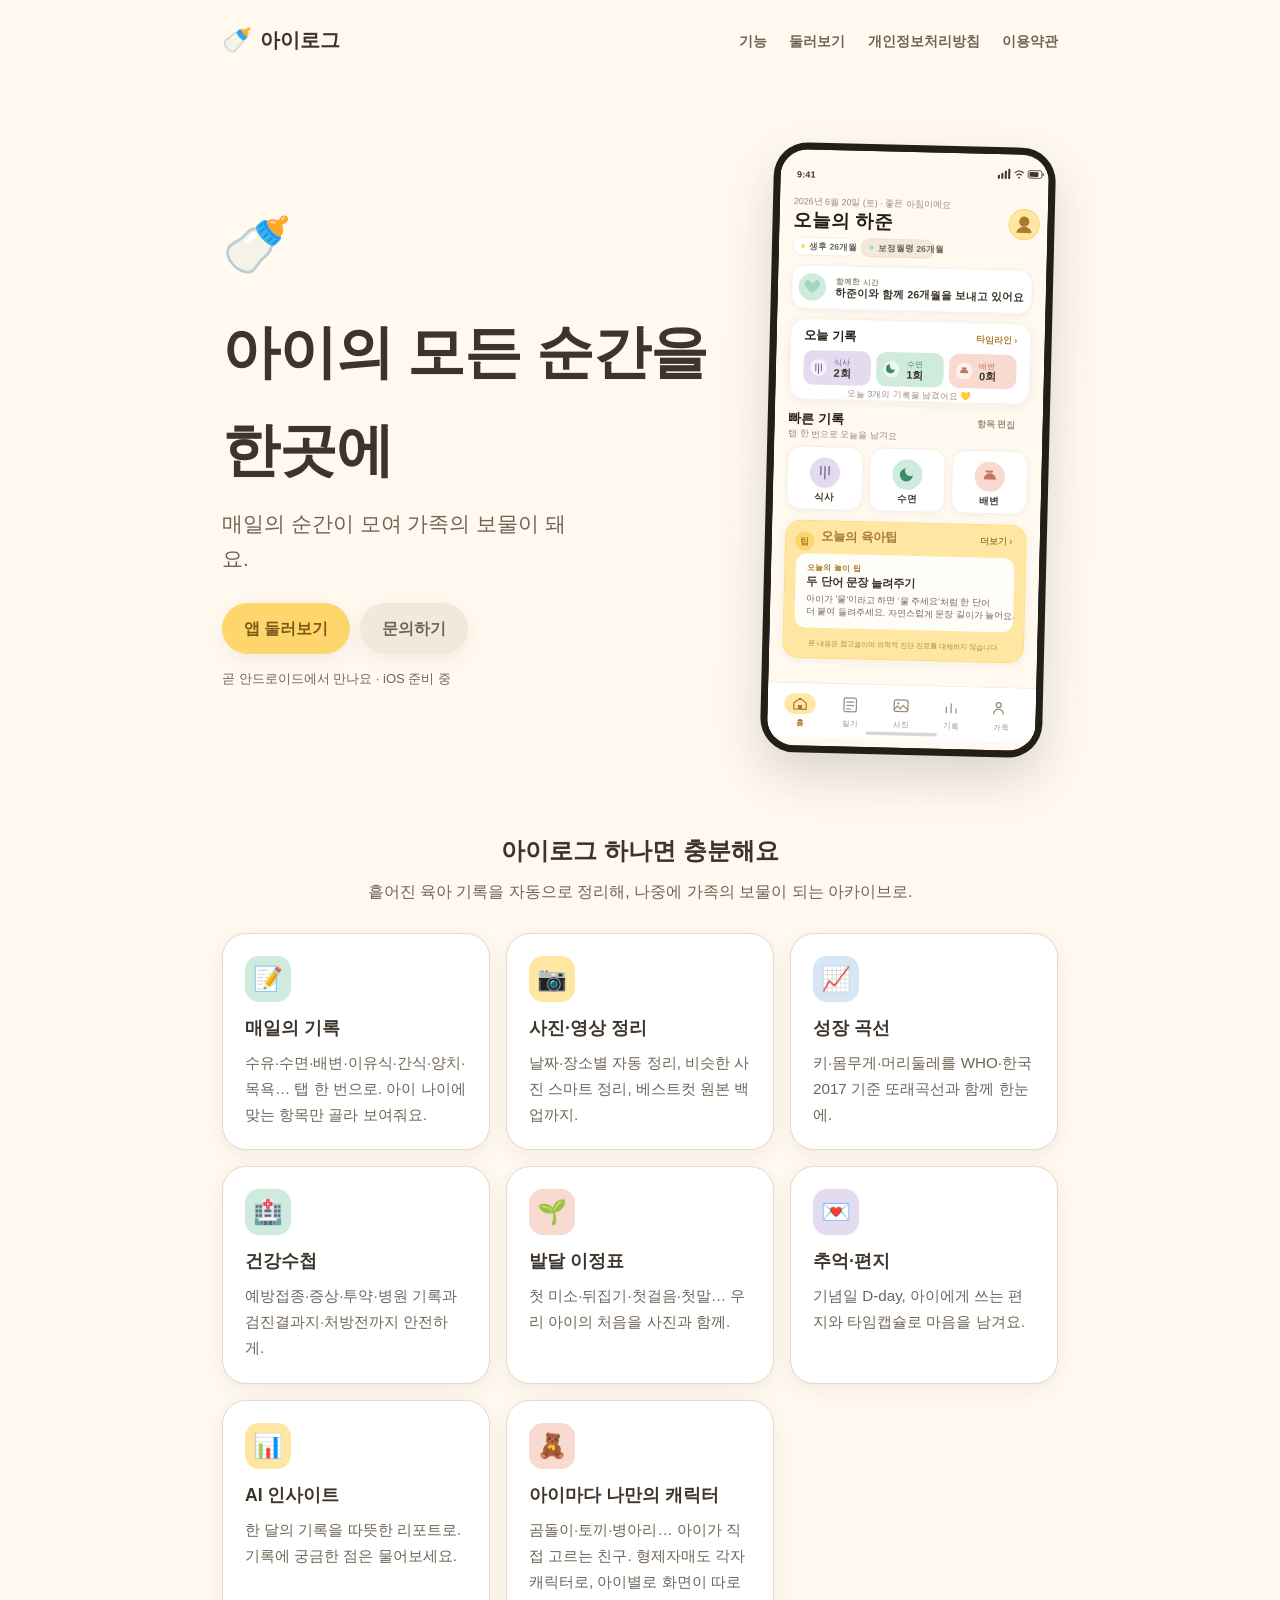
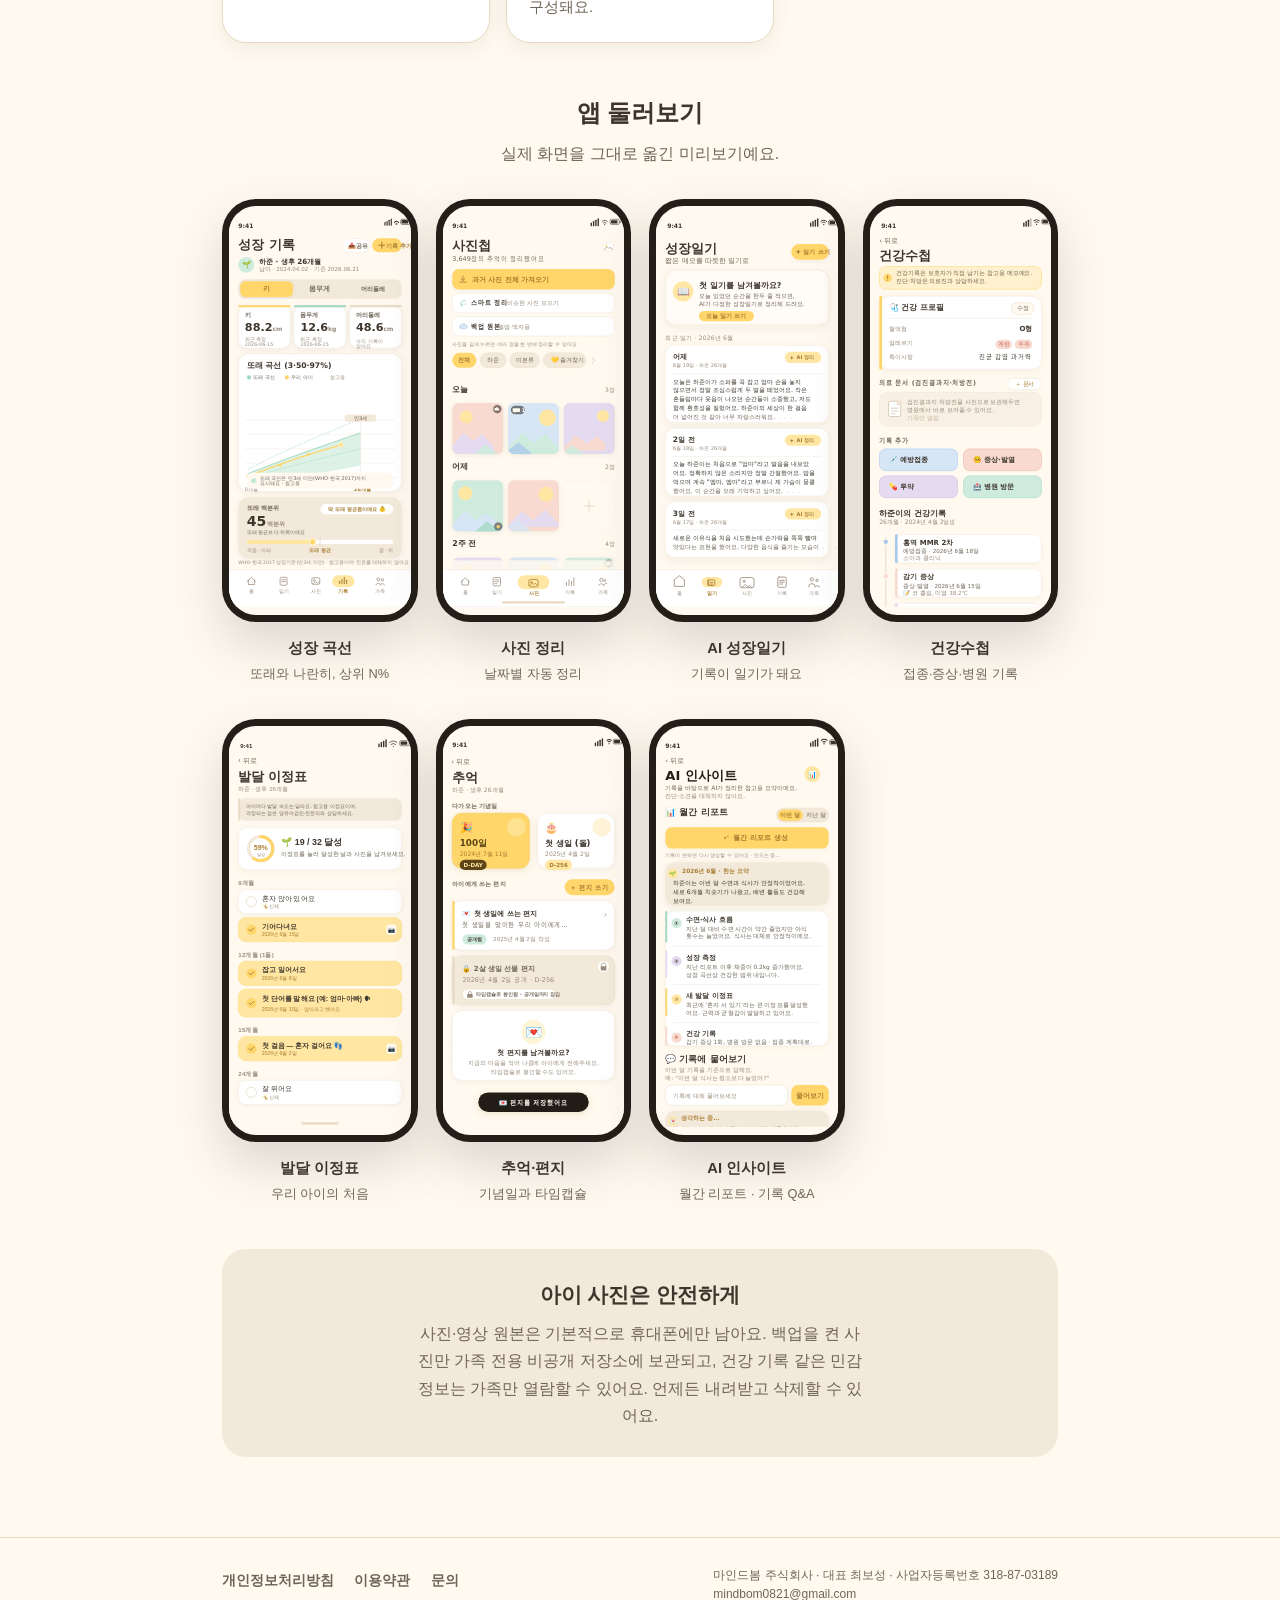
<file: index.html>
<!DOCTYPE html>
<html lang="ko">
  <head>
    <meta charset="utf-8" />
    <meta name="viewport" content="width=device-width, initial-scale=1" />
    <meta name="theme-color" content="#fff9f0" />
    <link rel="canonical" href="https://narago1213.github.io/airog-web/" />
    <link rel="icon" href="favicon.png" type="image/png" />
    <link rel="apple-touch-icon" href="apple-touch-icon.png" />
    <title>아이로그 — 매일의 순간이 모여 가족의 보물이 돼요</title>
    <meta
      name="description"
      content="아이로그는 매일의 기록(수유·수면·이유식·양치…)부터 사진 정리·성장곡선·건강수첩·발달 이정표·추억·AI 리포트까지, 아이의 모든 순간을 한곳에 담는 AI 육아 아카이브 앱이에요."
    />
    <meta property="og:title" content="아이로그 — AI 육아 아카이브" />
    <meta property="og:description" content="아이의 모든 순간을 한곳에. 매일의 기록·사진·성장·건강·발달·추억을 따뜻하게 담아요." />
    <meta property="og:type" content="website" />
    <meta property="og:url" content="https://narago1213.github.io/airog-web/" />
    <meta property="og:site_name" content="아이로그" />
    <meta property="og:locale" content="ko_KR" />
    <meta property="og:image" content="https://narago1213.github.io/airog-web/og.png" />
    <meta property="og:image:width" content="1200" />
    <meta property="og:image:height" content="630" />
    <meta name="twitter:card" content="summary_large_image" />
    <meta name="twitter:title" content="아이로그 — AI 육아 아카이브" />
    <meta name="twitter:description" content="아이의 모든 순간을 한곳에. 매일의 기록·사진·성장·건강·발달·추억을 따뜻하게 담아요." />
    <meta name="twitter:image" content="https://narago1213.github.io/airog-web/og.png" />
    <link rel="stylesheet" href="styles.css" />
  </head>
  <body>
    <a class="sr-only" href="#main-content">본문 바로가기</a>
    <header class="site-header">
      <div class="wrap">
        <a class="brand" href="index.html"><span class="mark" aria-hidden="true">🍼</span> 아이로그</a>
        <nav class="nav" aria-label="주요">
          <a href="#features">기능</a>
          <a href="#tour">둘러보기</a>
          <a href="privacy.html">개인정보처리방침</a>
          <a href="terms.html">이용약관</a>
        </nav>
      </div>
    </header>

    <main id="main-content">
      <section class="hero" aria-labelledby="hero-heading">
        <div class="wrap hero-grid">
          <div class="hero-copy">
            <div class="emoji" aria-hidden="true">🍼</div>
            <h1 id="hero-heading">아이의 모든 순간을<br />한곳에</h1>
            <p class="tagline">매일의 순간이 모여 가족의 보물이 돼요.</p>
            <div class="cta">
              <a class="badge" href="#tour">앱 둘러보기</a>
              <a class="badge ghost" href="mailto:mindbom0821@gmail.com">문의하기</a>
            </div>
            <p class="soon">곧 안드로이드에서 만나요 · iOS 준비 중</p>
          </div>
          <div class="hero-shot">
            <div class="phone phone-hero">
              <img
                src="screens/home.svg?v=2"
                alt="아이로그 홈 화면 미리보기 — 오늘 요약과 빠른 기록, 오늘의 육아팁"
                width="390"
                height="844"
                fetchpriority="high"
              />
            </div>
          </div>
        </div>
      </section>

      <section class="features" id="features" aria-labelledby="features-heading">
        <div class="wrap">
          <h2 id="features-heading">아이로그 하나면 충분해요</h2>
          <p class="sub">흩어진 육아 기록을 자동으로 정리해, 나중에 가족의 보물이 되는 아카이브로.</p>
          <div class="grid">
            <article class="card">
              <div class="ic t-mint" aria-hidden="true">📝</div>
              <h3>매일의 기록</h3>
              <p>수유·수면·배변·이유식·간식·양치·목욕… 탭 한 번으로. 아이 나이에 맞는 항목만 골라 보여줘요.</p>
            </article>
            <article class="card">
              <div class="ic t-yellow" aria-hidden="true">📷</div>
              <h3>사진·영상 정리</h3>
              <p>날짜·장소별 자동 정리, 비슷한 사진 스마트 정리, 베스트컷 원본 백업까지.</p>
            </article>
            <article class="card">
              <div class="ic t-blue" aria-hidden="true">📈</div>
              <h3>성장 곡선</h3>
              <p>키·몸무게·머리둘레를 WHO·한국 2017 기준 또래곡선과 함께 한눈에.</p>
            </article>
            <article class="card">
              <div class="ic t-mint" aria-hidden="true">🏥</div>
              <h3>건강수첩</h3>
              <p>예방접종·증상·투약·병원 기록과 검진결과지·처방전까지 안전하게.</p>
            </article>
            <article class="card">
              <div class="ic t-blush" aria-hidden="true">🌱</div>
              <h3>발달 이정표</h3>
              <p>첫 미소·뒤집기·첫걸음·첫말… 우리 아이의 처음을 사진과 함께.</p>
            </article>
            <article class="card">
              <div class="ic t-lilac" aria-hidden="true">💌</div>
              <h3>추억·편지</h3>
              <p>기념일 D-day, 아이에게 쓰는 편지와 타임캡슐로 마음을 남겨요.</p>
            </article>
            <article class="card">
              <div class="ic t-yellow" aria-hidden="true">📊</div>
              <h3>AI 인사이트</h3>
              <p>한 달의 기록을 따뜻한 리포트로. 기록에 궁금한 점은 물어보세요.</p>
            </article>
            <article class="card">
              <div class="ic t-blush" aria-hidden="true">🧸</div>
              <h3>아이마다 나만의 캐릭터</h3>
              <p>곰돌이·토끼·병아리… 아이가 직접 고르는 친구. 형제자매도 각자 캐릭터로, 아이별로 화면이 따로 구성돼요.</p>
            </article>
          </div>

          <div class="tour" id="tour">
            <h2>앱 둘러보기</h2>
            <p class="sub">실제 화면을 그대로 옮긴 미리보기예요.</p>
            <div class="tour-grid">
              <figure class="shot">
                <div class="phone"><img src="screens/growth.svg?v=2" alt="성장 곡선 화면 — 또래곡선과 백분위 배지" width="390" height="844" loading="lazy" /></div>
                <figcaption>성장 곡선<small>또래와 나란히, 상위 N%</small></figcaption>
              </figure>
              <figure class="shot">
                <div class="phone"><img src="screens/photos.svg?v=2" alt="사진 정리 화면 — 날짜별 자동 정리 그리드" width="390" height="844" loading="lazy" /></div>
                <figcaption>사진 정리<small>날짜별 자동 정리</small></figcaption>
              </figure>
              <figure class="shot">
                <div class="phone"><img src="screens/diary.svg?v=2" alt="AI 성장일기 화면 — 따뜻한 일기 카드" width="390" height="844" loading="lazy" /></div>
                <figcaption>AI 성장일기<small>기록이 일기가 돼요</small></figcaption>
              </figure>
              <figure class="shot">
                <div class="phone"><img src="screens/health.svg?v=2" alt="건강수첩 화면 — 예방접종·증상·투약·병원 타임라인" width="390" height="844" loading="lazy" /></div>
                <figcaption>건강수첩<small>접종·증상·병원 기록</small></figcaption>
              </figure>
              <figure class="shot">
                <div class="phone"><img src="screens/milestones.svg?v=2" alt="발달 이정표 화면 — 처음의 순간 체크리스트" width="390" height="844" loading="lazy" /></div>
                <figcaption>발달 이정표<small>우리 아이의 처음</small></figcaption>
              </figure>
              <figure class="shot">
                <div class="phone"><img src="screens/memories.svg?v=2" alt="추억·편지 화면 — 기념일 D-day와 타임캡슐" width="390" height="844" loading="lazy" /></div>
                <figcaption>추억·편지<small>기념일과 타임캡슐</small></figcaption>
              </figure>
              <figure class="shot">
                <div class="phone"><img src="screens/insights.svg?v=2" alt="AI 인사이트 화면 — 월간 리포트와 기록 Q&amp;A" width="390" height="844" loading="lazy" /></div>
                <figcaption>AI 인사이트<small>월간 리포트 · 기록 Q&amp;A</small></figcaption>
              </figure>
            </div>
          </div>

          <div class="promise">
            <h2>아이 사진은 안전하게</h2>
            <p>
              사진·영상 원본은 기본적으로 휴대폰에만 남아요. 백업을 켠 사진만 가족 전용 비공개 저장소에 보관되고,
              건강 기록 같은 민감 정보는 가족만 열람할 수 있어요. 언제든 내려받고 삭제할 수 있어요.
            </p>
          </div>
        </div>
      </section>
    </main>

    <footer class="site-footer">
      <div class="wrap">
        <div class="links">
          <a href="privacy.html">개인정보처리방침</a>
          <a href="terms.html">이용약관</a>
          <a href="mailto:mindbom0821@gmail.com">문의</a>
        </div>
        <div class="biz">
          마인드봄 주식회사 · 대표 최보성 · 사업자등록번호 318-87-03189<br />
          mindbom0821@gmail.com
        </div>
      </div>
    </footer>
  </body>
</html>
</file>
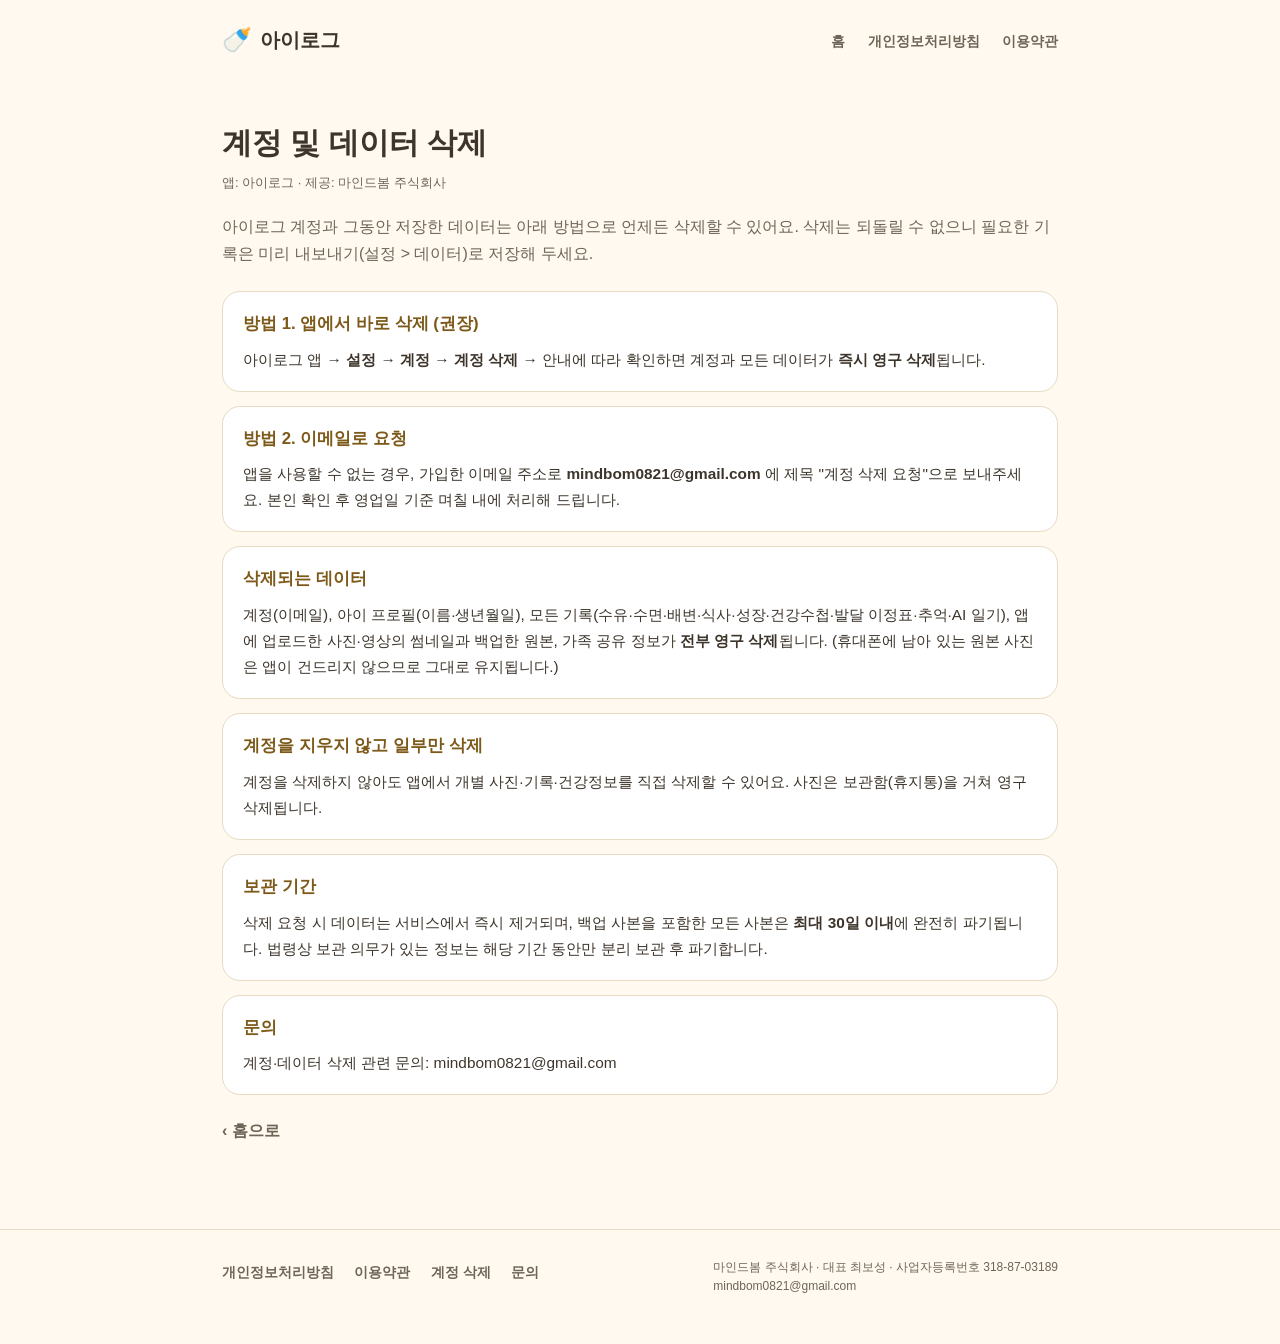
<file: account-deletion.html>
<!DOCTYPE html>
<html lang="ko">
  <head>
    <meta charset="utf-8" />
    <meta name="viewport" content="width=device-width, initial-scale=1" />
    <meta name="theme-color" content="#fff9f0" />
    <link rel="canonical" href="https://narago1213.github.io/airog-web/account-deletion.html" />
    <link rel="icon" href="favicon.png" type="image/png" />
    <link rel="apple-touch-icon" href="apple-touch-icon.png" />
    <title>계정 및 데이터 삭제 — 아이로그</title>
    <meta name="description" content="아이로그 계정과 데이터를 삭제하는 방법 안내" />
    <link rel="stylesheet" href="styles.css" />
  </head>
  <body>
    <a class="sr-only" href="#main-content">본문 바로가기</a>
    <header class="site-header">
      <div class="wrap">
        <a class="brand" href="index.html"><span class="mark" aria-hidden="true">🍼</span> 아이로그</a>
        <nav class="nav" aria-label="주요 메뉴">
          <a href="index.html">홈</a>
          <a href="privacy.html">개인정보처리방침</a>
          <a href="terms.html">이용약관</a>
        </nav>
      </div>
    </header>

    <main class="legal" id="main-content">
      <div class="wrap">
        <h1>계정 및 데이터 삭제</h1>
        <p class="updated">앱: 아이로그 · 제공: 마인드봄 주식회사</p>
        <p class="intro">
          아이로그 계정과 그동안 저장한 데이터는 아래 방법으로 언제든 삭제할 수 있어요. 삭제는 되돌릴 수 없으니
          필요한 기록은 미리 내보내기(설정 &gt; 데이터)로 저장해 두세요.
        </p>

        <section>
          <h2>방법 1. 앱에서 바로 삭제 (권장)</h2>
          <p>
            아이로그 앱 → <strong>설정 → 계정 → 계정 삭제</strong> → 안내에 따라 확인하면 계정과 모든 데이터가
            <strong>즉시 영구 삭제</strong>됩니다.
          </p>
        </section>
        <section>
          <h2>방법 2. 이메일로 요청</h2>
          <p>
            앱을 사용할 수 없는 경우, 가입한 이메일 주소로
            <strong>mindbom0821@gmail.com</strong> 에 제목 "계정 삭제 요청"으로 보내주세요. 본인 확인 후
            영업일 기준 며칠 내에 처리해 드립니다.
          </p>
        </section>
        <section>
          <h2>삭제되는 데이터</h2>
          <p>
            계정(이메일), 아이 프로필(이름·생년월일), 모든 기록(수유·수면·배변·식사·성장·건강수첩·발달 이정표·추억·AI 일기),
            앱에 업로드한 사진·영상의 썸네일과 백업한 원본, 가족 공유 정보가 <strong>전부 영구 삭제</strong>됩니다.
            (휴대폰에 남아 있는 원본 사진은 앱이 건드리지 않으므로 그대로 유지됩니다.)
          </p>
        </section>
        <section>
          <h2>계정을 지우지 않고 일부만 삭제</h2>
          <p>
            계정을 삭제하지 않아도 앱에서 개별 사진·기록·건강정보를 직접 삭제할 수 있어요. 사진은 보관함(휴지통)을 거쳐
            영구 삭제됩니다.
          </p>
        </section>
        <section>
          <h2>보관 기간</h2>
          <p>
            삭제 요청 시 데이터는 서비스에서 즉시 제거되며, 백업 사본을 포함한 모든 사본은 <strong>최대 30일 이내</strong>에
            완전히 파기됩니다. 법령상 보관 의무가 있는 정보는 해당 기간 동안만 분리 보관 후 파기합니다.
          </p>
        </section>
        <section>
          <h2>문의</h2>
          <p>계정·데이터 삭제 관련 문의: mindbom0821@gmail.com</p>
        </section>

        <a class="back" href="index.html">‹ 홈으로</a>
      </div>
    </main>

    <footer class="site-footer">
      <div class="wrap">
        <div class="links">
          <a href="privacy.html">개인정보처리방침</a>
          <a href="terms.html">이용약관</a>
          <a href="account-deletion.html">계정 삭제</a>
          <a href="mailto:mindbom0821@gmail.com">문의</a>
        </div>
        <div class="biz">
          마인드봄 주식회사 · 대표 최보성 · 사업자등록번호 318-87-03189<br />
          mindbom0821@gmail.com
        </div>
      </div>
    </footer>
  </body>
</html>
</file>
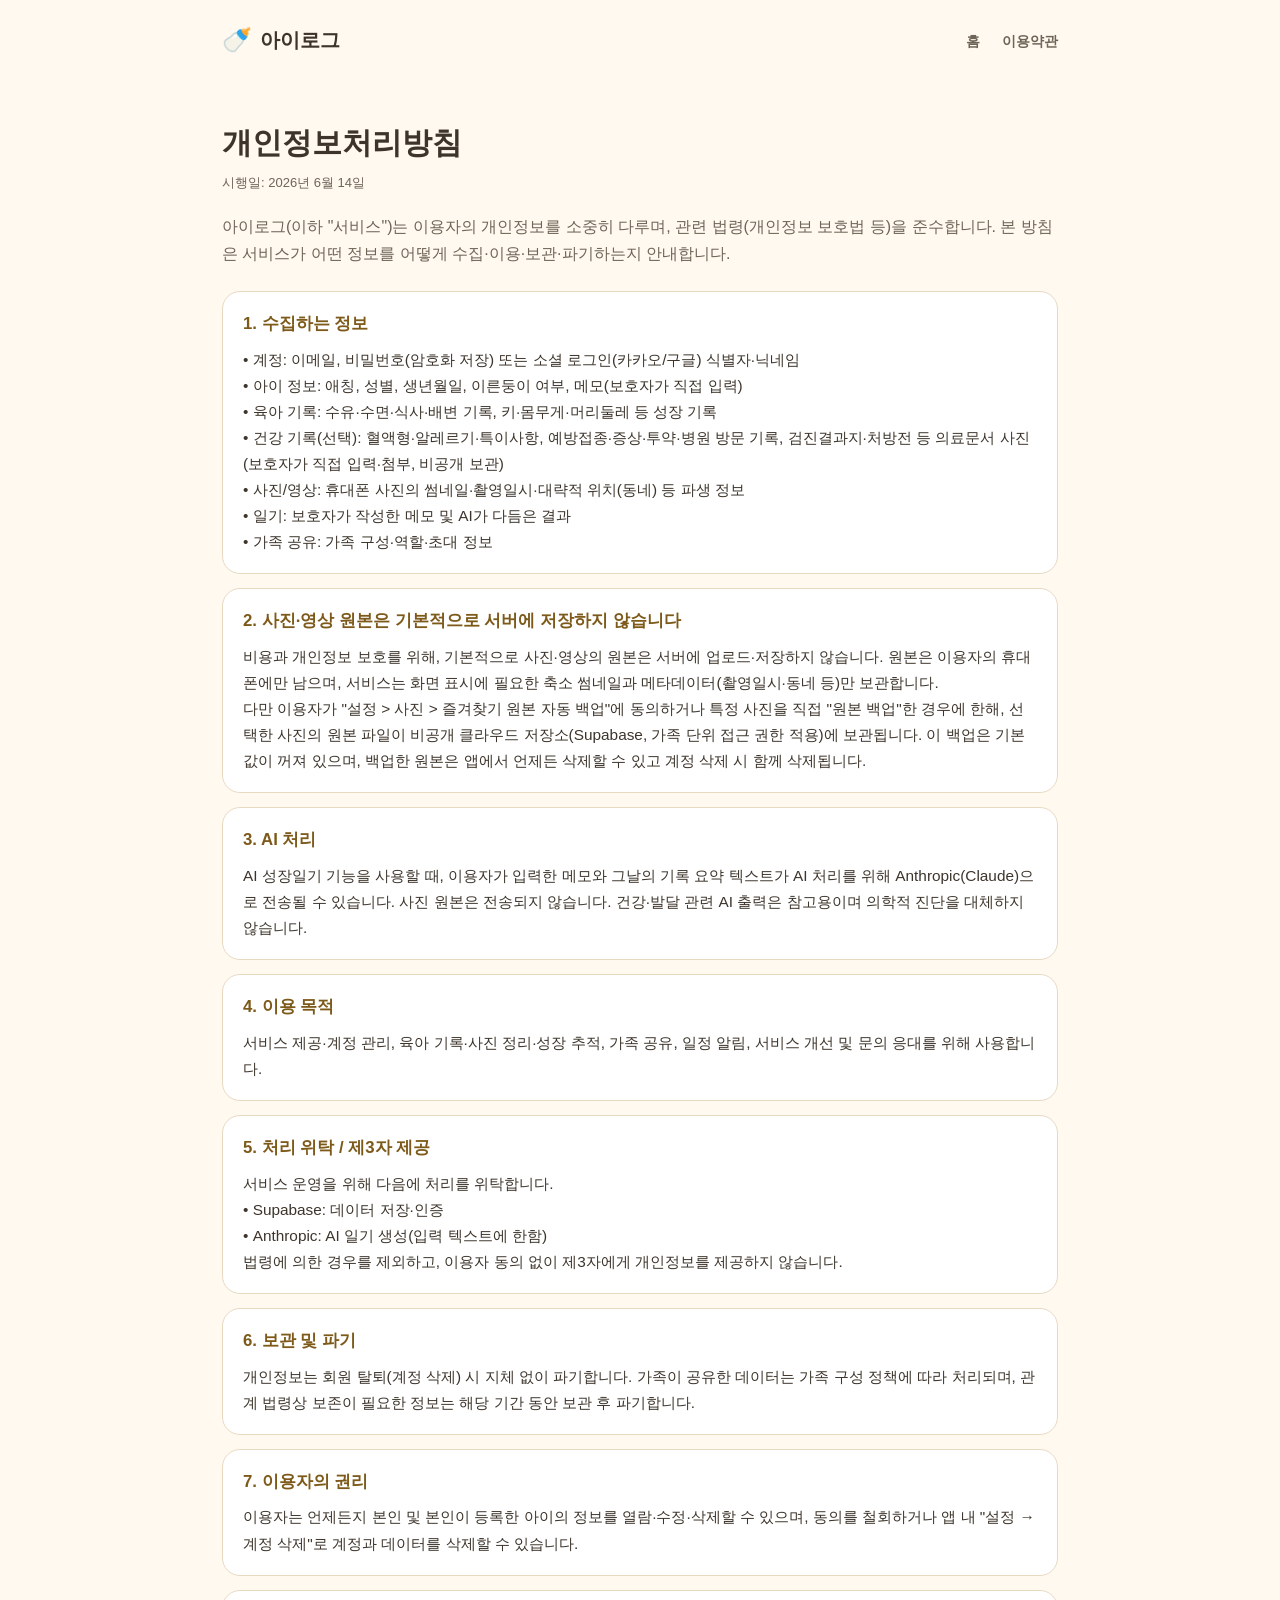
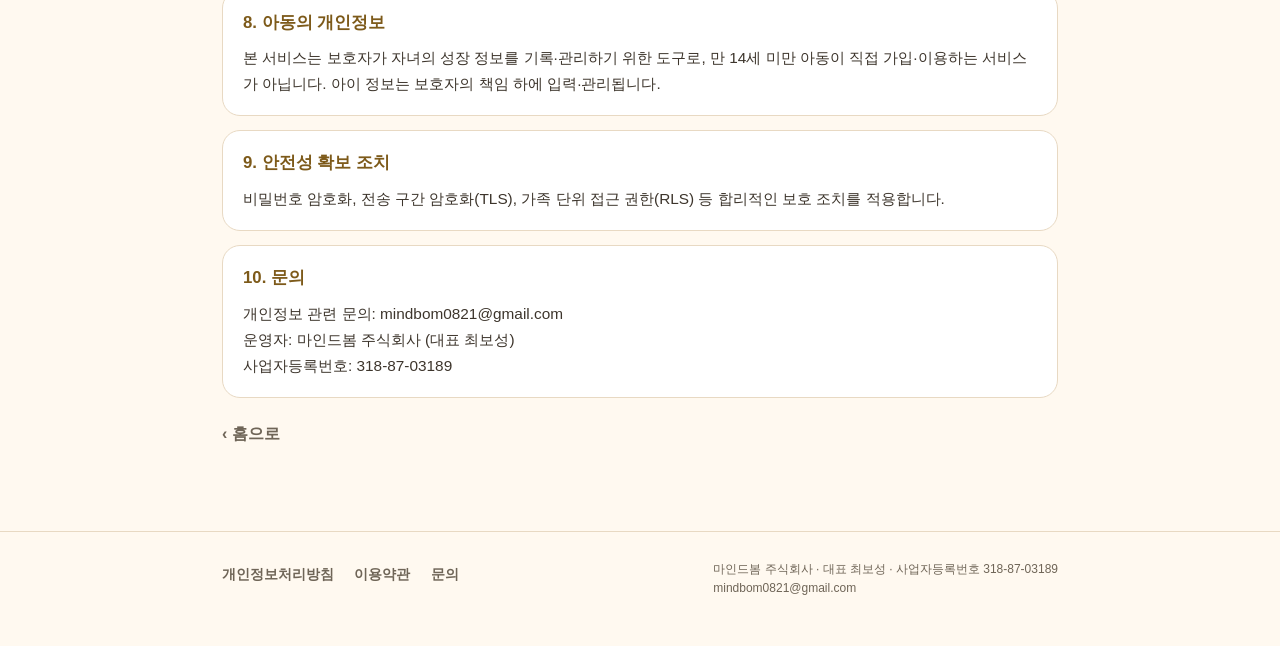
<file: privacy.html>
<!DOCTYPE html>
<html lang="ko">
  <head>
    <meta charset="utf-8" />
    <meta name="viewport" content="width=device-width, initial-scale=1" />
    <meta name="theme-color" content="#fff9f0" />
    <link rel="canonical" href="https://narago1213.github.io/airog-web/privacy.html" />
    <link rel="icon" href="favicon.png" type="image/png" />
    <link rel="apple-touch-icon" href="apple-touch-icon.png" />
    <title>개인정보처리방침 — 아이로그</title>
    <meta name="description" content="아이로그 개인정보처리방침" />
    <!-- 원본(소스 오브 트루스): src/features/legal/legal-content.ts — 수정 시 함께 맞춰주세요. -->
    <link rel="stylesheet" href="styles.css" />
  </head>
  <body>
    <a class="sr-only" href="#main-content">본문 바로가기</a>
    <header class="site-header">
      <div class="wrap">
        <a class="brand" href="index.html"><span class="mark" aria-hidden="true">🍼</span> 아이로그</a>
        <nav class="nav" aria-label="주요">
          <a href="index.html">홈</a>
          <a href="terms.html">이용약관</a>
        </nav>
      </div>
    </header>

    <main class="legal" id="main-content">
      <div class="wrap">
        <h1>개인정보처리방침</h1>
        <p class="updated">시행일: 2026년 6월 14일</p>
        <p class="intro">
          아이로그(이하 "서비스")는 이용자의 개인정보를 소중히 다루며, 관련 법령(개인정보 보호법 등)을 준수합니다. 본
          방침은 서비스가 어떤 정보를 어떻게 수집·이용·보관·파기하는지 안내합니다.
        </p>

        <section>
          <h2>1. 수집하는 정보</h2>
          <p>
            • 계정: 이메일, 비밀번호(암호화 저장) 또는 소셜 로그인(카카오/구글) 식별자·닉네임<br />
            • 아이 정보: 애칭, 성별, 생년월일, 이른둥이 여부, 메모(보호자가 직접 입력)<br />
            • 육아 기록: 수유·수면·식사·배변 기록, 키·몸무게·머리둘레 등 성장 기록<br />
            • 건강 기록(선택): 혈액형·알레르기·특이사항, 예방접종·증상·투약·병원 방문 기록, 검진결과지·처방전 등
            의료문서 사진(보호자가 직접 입력·첨부, 비공개 보관)<br />
            • 사진/영상: 휴대폰 사진의 썸네일·촬영일시·대략적 위치(동네) 등 파생 정보<br />
            • 일기: 보호자가 작성한 메모 및 AI가 다듬은 결과<br />
            • 가족 공유: 가족 구성·역할·초대 정보
          </p>
        </section>
        <section>
          <h2>2. 사진·영상 원본은 기본적으로 서버에 저장하지 않습니다</h2>
          <p>
            비용과 개인정보 보호를 위해, 기본적으로 사진·영상의 원본은 서버에 업로드·저장하지 않습니다. 원본은
            이용자의 휴대폰에만 남으며, 서비스는 화면 표시에 필요한 축소 썸네일과 메타데이터(촬영일시·동네 등)만
            보관합니다.<br />
            다만 이용자가 "설정 &gt; 사진 &gt; 즐겨찾기 원본 자동 백업"에 동의하거나 특정 사진을 직접 "원본 백업"한
            경우에 한해, 선택한 사진의 원본 파일이 비공개 클라우드 저장소(Supabase, 가족 단위 접근 권한 적용)에
            보관됩니다. 이 백업은 기본값이 꺼져 있으며, 백업한 원본은 앱에서 언제든 삭제할 수 있고 계정 삭제 시 함께
            삭제됩니다.
          </p>
        </section>
        <section>
          <h2>3. AI 처리</h2>
          <p>
            AI 성장일기 기능을 사용할 때, 이용자가 입력한 메모와 그날의 기록 요약 텍스트가 AI 처리를 위해
            Anthropic(Claude)으로 전송될 수 있습니다. 사진 원본은 전송되지 않습니다. 건강·발달 관련 AI 출력은
            참고용이며 의학적 진단을 대체하지 않습니다.
          </p>
        </section>
        <section>
          <h2>4. 이용 목적</h2>
          <p>
            서비스 제공·계정 관리, 육아 기록·사진 정리·성장 추적, 가족 공유, 일정 알림, 서비스 개선 및 문의 응대를 위해
            사용합니다.
          </p>
        </section>
        <section>
          <h2>5. 처리 위탁 / 제3자 제공</h2>
          <p>
            서비스 운영을 위해 다음에 처리를 위탁합니다.<br />
            • Supabase: 데이터 저장·인증<br />
            • Anthropic: AI 일기 생성(입력 텍스트에 한함)<br />
            법령에 의한 경우를 제외하고, 이용자 동의 없이 제3자에게 개인정보를 제공하지 않습니다.
          </p>
        </section>
        <section>
          <h2>6. 보관 및 파기</h2>
          <p>
            개인정보는 회원 탈퇴(계정 삭제) 시 지체 없이 파기합니다. 가족이 공유한 데이터는 가족 구성 정책에 따라
            처리되며, 관계 법령상 보존이 필요한 정보는 해당 기간 동안 보관 후 파기합니다.
          </p>
        </section>
        <section>
          <h2>7. 이용자의 권리</h2>
          <p>
            이용자는 언제든지 본인 및 본인이 등록한 아이의 정보를 열람·수정·삭제할 수 있으며, 동의를 철회하거나 앱 내
            "설정 → 계정 삭제"로 계정과 데이터를 삭제할 수 있습니다.
          </p>
        </section>
        <section>
          <h2>8. 아동의 개인정보</h2>
          <p>
            본 서비스는 보호자가 자녀의 성장 정보를 기록·관리하기 위한 도구로, 만 14세 미만 아동이 직접 가입·이용하는
            서비스가 아닙니다. 아이 정보는 보호자의 책임 하에 입력·관리됩니다.
          </p>
        </section>
        <section>
          <h2>9. 안전성 확보 조치</h2>
          <p>
            비밀번호 암호화, 전송 구간 암호화(TLS), 가족 단위 접근 권한(RLS) 등 합리적인 보호 조치를 적용합니다.
          </p>
        </section>
        <section>
          <h2>10. 문의</h2>
          <p>
            개인정보 관련 문의: mindbom0821@gmail.com<br />
            운영자: 마인드봄 주식회사 (대표 최보성)<br />
            사업자등록번호: 318-87-03189
          </p>
        </section>

        <a class="back" href="index.html">‹ 홈으로</a>
      </div>
    </main>

    <footer class="site-footer">
      <div class="wrap">
        <div class="links">
          <a href="privacy.html">개인정보처리방침</a>
          <a href="terms.html">이용약관</a>
          <a href="mailto:mindbom0821@gmail.com">문의</a>
        </div>
        <div class="biz">
          마인드봄 주식회사 · 대표 최보성 · 사업자등록번호 318-87-03189<br />
          mindbom0821@gmail.com
        </div>
      </div>
    </footer>
  </body>
</html>
</file>
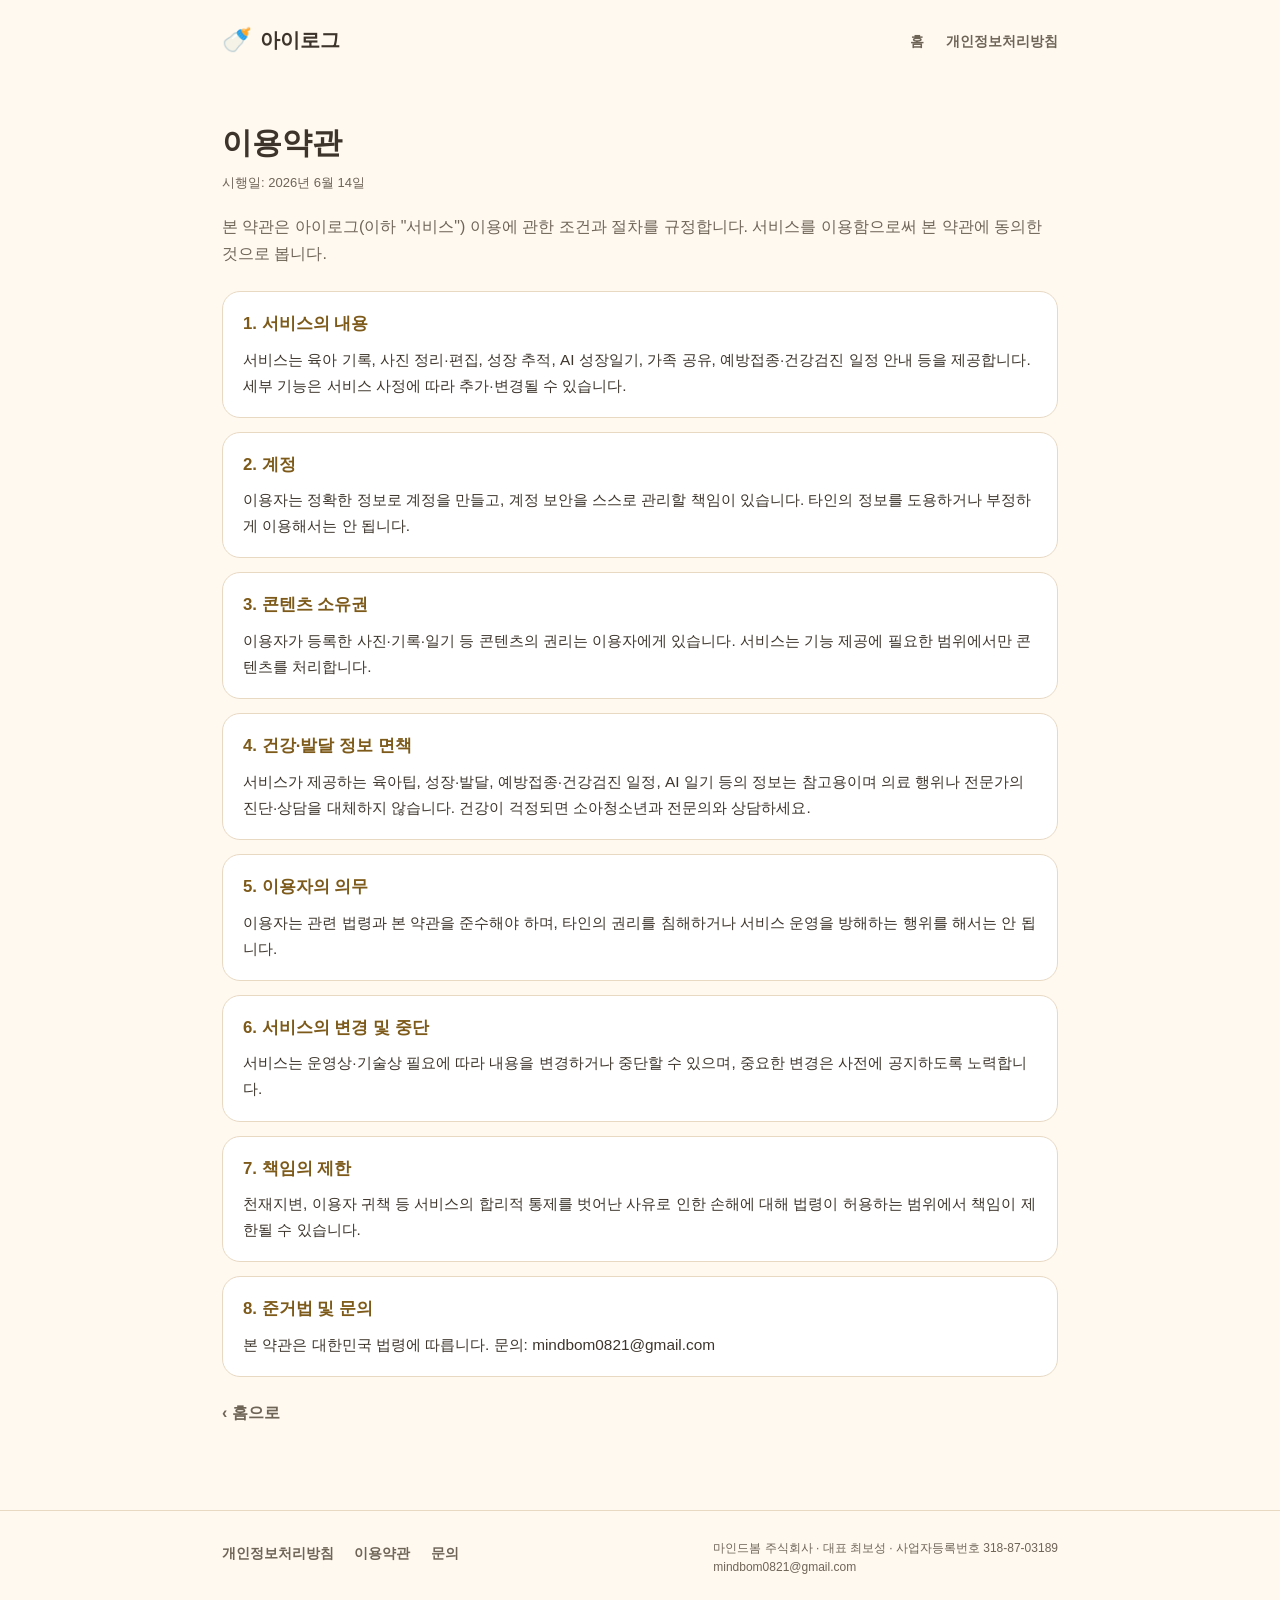
<file: terms.html>
<!DOCTYPE html>
<html lang="ko">
  <head>
    <meta charset="utf-8" />
    <meta name="viewport" content="width=device-width, initial-scale=1" />
    <meta name="theme-color" content="#fff9f0" />
    <link rel="canonical" href="https://narago1213.github.io/airog-web/terms.html" />
    <link rel="icon" href="favicon.png" type="image/png" />
    <link rel="apple-touch-icon" href="apple-touch-icon.png" />
    <title>이용약관 — 아이로그</title>
    <meta name="description" content="아이로그 이용약관" />
    <!-- 원본(소스 오브 트루스): src/features/legal/legal-content.ts — 수정 시 함께 맞춰주세요. -->
    <link rel="stylesheet" href="styles.css" />
  </head>
  <body>
    <a class="sr-only" href="#main-content">본문 바로가기</a>
    <header class="site-header">
      <div class="wrap">
        <a class="brand" href="index.html"><span class="mark" aria-hidden="true">🍼</span> 아이로그</a>
        <nav class="nav" aria-label="주요">
          <a href="index.html">홈</a>
          <a href="privacy.html">개인정보처리방침</a>
        </nav>
      </div>
    </header>

    <main class="legal" id="main-content">
      <div class="wrap">
        <h1>이용약관</h1>
        <p class="updated">시행일: 2026년 6월 14일</p>
        <p class="intro">
          본 약관은 아이로그(이하 "서비스") 이용에 관한 조건과 절차를 규정합니다. 서비스를 이용함으로써 본 약관에
          동의한 것으로 봅니다.
        </p>

        <section>
          <h2>1. 서비스의 내용</h2>
          <p>
            서비스는 육아 기록, 사진 정리·편집, 성장 추적, AI 성장일기, 가족 공유, 예방접종·건강검진 일정 안내 등을
            제공합니다. 세부 기능은 서비스 사정에 따라 추가·변경될 수 있습니다.
          </p>
        </section>
        <section>
          <h2>2. 계정</h2>
          <p>
            이용자는 정확한 정보로 계정을 만들고, 계정 보안을 스스로 관리할 책임이 있습니다. 타인의 정보를 도용하거나
            부정하게 이용해서는 안 됩니다.
          </p>
        </section>
        <section>
          <h2>3. 콘텐츠 소유권</h2>
          <p>
            이용자가 등록한 사진·기록·일기 등 콘텐츠의 권리는 이용자에게 있습니다. 서비스는 기능 제공에 필요한
            범위에서만 콘텐츠를 처리합니다.
          </p>
        </section>
        <section>
          <h2>4. 건강·발달 정보 면책</h2>
          <p>
            서비스가 제공하는 육아팁, 성장·발달, 예방접종·건강검진 일정, AI 일기 등의 정보는 참고용이며 의료 행위나
            전문가의 진단·상담을 대체하지 않습니다. 건강이 걱정되면 소아청소년과 전문의와 상담하세요.
          </p>
        </section>
        <section>
          <h2>5. 이용자의 의무</h2>
          <p>
            이용자는 관련 법령과 본 약관을 준수해야 하며, 타인의 권리를 침해하거나 서비스 운영을 방해하는 행위를
            해서는 안 됩니다.
          </p>
        </section>
        <section>
          <h2>6. 서비스의 변경 및 중단</h2>
          <p>
            서비스는 운영상·기술상 필요에 따라 내용을 변경하거나 중단할 수 있으며, 중요한 변경은 사전에 공지하도록
            노력합니다.
          </p>
        </section>
        <section>
          <h2>7. 책임의 제한</h2>
          <p>
            천재지변, 이용자 귀책 등 서비스의 합리적 통제를 벗어난 사유로 인한 손해에 대해 법령이 허용하는 범위에서
            책임이 제한될 수 있습니다.
          </p>
        </section>
        <section>
          <h2>8. 준거법 및 문의</h2>
          <p>본 약관은 대한민국 법령에 따릅니다. 문의: mindbom0821@gmail.com</p>
        </section>

        <a class="back" href="index.html">‹ 홈으로</a>
      </div>
    </main>

    <footer class="site-footer">
      <div class="wrap">
        <div class="links">
          <a href="privacy.html">개인정보처리방침</a>
          <a href="terms.html">이용약관</a>
          <a href="mailto:mindbom0821@gmail.com">문의</a>
        </div>
        <div class="biz">
          마인드봄 주식회사 · 대표 최보성 · 사업자등록번호 318-87-03189<br />
          mindbom0821@gmail.com
        </div>
      </div>
    </footer>
  </body>
</html>
</file>
<file: styles.css>
/*
 * 아이로그 소개/법무 정적 사이트 — 앱의 "nursery-luxury" 디자인 토큰과 일치.
 * 프레임워크 없음(순수 HTML/CSS). 색·폰트는 src/styles/tokens.ts 와 동일 계열.
 */
:root {
  --cream: #fff9f0;
  --beige: #f3e9da;
  --beige-deep: #e8d9c3;
  --soft-yellow: #ffe7a3;
  --soft-yellow-hi: #ffd66b;
  --amber-ink: #a87c2f; /* 장식 강조용(비텍스트). soft-yellow 위 텍스트는 대비 미달(2.7:1) → 텍스트엔 --amber-ink-accessible 사용 */
  --amber-ink-accessible: #7d5a1a; /* 크림 배경 위 링크/제목용 — 본문 대비 4.5:1+ */
  --mint: #cfebdd;
  --pastel-blue: #d6e6f5;
  --blush: #f8dad0;
  --lilac: #e5dbf0;
  --ink: #3d352c;
  --ink-soft: #6f6557;
  --ink-faint: #a99e8e;
  --radius-md: 18px;
  --radius-lg: 24px;
  --radius-pill: 999px;
  --shadow-soft: 0 6px 20px rgba(61, 53, 44, 0.07);
  --maxw: 880px;
  --font: -apple-system, BlinkMacSystemFont, 'Apple SD Gothic Neo', 'Noto Sans KR', 'Malgun Gothic', sans-serif;
}

* { box-sizing: border-box; }
html { scroll-behavior: smooth; }
@media (prefers-reduced-motion: reduce) { html { scroll-behavior: auto; } }
body {
  margin: 0;
  font-family: var(--font);
  color: var(--ink);
  background: var(--cream);
  line-height: 1.7;
  -webkit-font-smoothing: antialiased;
}
a { color: var(--amber-ink-accessible); }
.sr-only {
  position: absolute; width: 1px; height: 1px; padding: 0; margin: -1px;
  overflow: hidden; clip: rect(0 0 0 0); white-space: nowrap; border: 0;
}
/* 스킵 내비 — 키보드 포커스 시 노출 */
.sr-only:focus {
  position: static; width: auto; height: auto; padding: 12px 16px; margin: 0;
  overflow: visible; clip: auto; white-space: normal;
  display: inline-block; background: var(--soft-yellow-hi); color: var(--amber-ink-accessible); border-radius: 0 0 8px 0;
}
/* 키보드 포커스 표시(WCAG 2.4.7) */
a:focus-visible,
.badge:focus-visible,
.back:focus-visible,
.brand:focus-visible,
.site-footer .links a:focus-visible {
  outline: 3px solid var(--amber-ink-accessible);
  outline-offset: 3px;
  border-radius: 4px;
}
.wrap { max-width: var(--maxw); margin: 0 auto; padding: 0 22px; }

/* ── Header ── */
.site-header { padding: 20px 0; }
.site-header .wrap { display: flex; align-items: center; justify-content: space-between; }
.brand { display: flex; align-items: center; gap: 8px; font-weight: 800; font-size: 20px; text-decoration: none; color: var(--ink); white-space: nowrap; }
.site-header .wrap { flex-wrap: wrap; gap: 8px 16px; }
.brand .mark { font-size: 24px; }
.nav a { margin-left: 18px; text-decoration: none; color: var(--ink-soft); font-size: 14px; font-weight: 600; }
.nav a:hover, .nav a:focus-visible { text-decoration: underline; color: var(--ink); }

/* ── Hero ── */
.hero { text-align: center; padding: 56px 0 40px; }
.hero .emoji { font-size: 56px; }
.hero h1 {
  font-size: clamp(2.2rem, 1.2rem + 4vw, 3.6rem);
  margin: 12px 0 6px; letter-spacing: -0.02em;
}
.hero .tagline { font-size: clamp(1.05rem, 0.9rem + 0.6vw, 1.3rem); color: var(--ink-soft); margin: 0 auto; max-width: 30ch; }
.hero .cta { margin-top: 26px; display: inline-flex; gap: 10px; flex-wrap: wrap; justify-content: center; }
.badge {
  display: inline-block; padding: 12px 22px; border-radius: var(--radius-pill);
  background: var(--soft-yellow-hi); color: var(--amber-ink-accessible); font-weight: 800; text-decoration: none;
  box-shadow: var(--shadow-soft);
}
.badge.ghost { background: var(--beige); color: var(--ink-soft); }
.hero .soon { margin-top: 14px; font-size: 13px; color: var(--ink-soft); }

/* ── Features ── */
.features { padding: 28px 0 12px; }
.features h2 { text-align: center; font-size: 1.5rem; margin: 0 0 6px; }
.features .sub { text-align: center; color: var(--ink-soft); margin: 0 0 28px; }
.grid { display: grid; grid-template-columns: repeat(auto-fit, minmax(220px, 1fr)); gap: 16px; }
.card {
  background: #fff; border: 1px solid var(--beige-deep); border-radius: var(--radius-lg);
  padding: 22px; box-shadow: var(--shadow-soft);
}
.card .ic {
  width: 46px; height: 46px; border-radius: 14px; display: flex; align-items: center; justify-content: center;
  font-size: 24px; margin-bottom: 12px;
}
.card h3 { margin: 0 0 6px; font-size: 1.1rem; }
.card p { margin: 0; color: var(--ink-soft); font-size: 0.95rem; }
.t-yellow { background: var(--soft-yellow); }
.t-mint { background: var(--mint); }
.t-blue { background: var(--pastel-blue); }
.t-blush { background: var(--blush); }
.t-lilac { background: var(--lilac); }

/* ── Privacy/Promise band ── */
.promise { margin: 44px 0; padding: 28px 24px; background: var(--beige); border-radius: var(--radius-lg); text-align: center; }
.promise h2 { margin: 0 0 8px; font-size: 1.3rem; }
.promise p { margin: 0 auto; max-width: 50ch; color: var(--ink-soft); }

/* ── Legal pages ── */
.legal { padding: 28px 0 60px; }
.legal h1 { font-size: 1.9rem; margin: 8px 0 4px; }
.legal .updated { color: var(--ink-soft); font-size: 13px; margin: 0 0 18px; }
.legal .intro { color: var(--ink-soft); margin: 0 0 24px; }
.legal section { background: #fff; border: 1px solid var(--beige-deep); border-radius: var(--radius-md); padding: 18px 20px; margin-bottom: 14px; }
.legal section h2 { font-size: 1.05rem; color: var(--amber-ink-accessible); margin: 0 0 8px; }
.legal section p { margin: 0; color: var(--ink); font-size: 0.96rem; }
.back { display: inline-block; margin-top: 8px; color: var(--ink-soft); text-decoration: none; font-weight: 600; }

/* ── Hero phone + 둘러보기 gallery ── */
.hero-grid { display: grid; gap: 28px; align-items: center; }
@media (min-width: 820px) {
  .hero { text-align: left; padding: 64px 0 48px; }
  .hero-grid { grid-template-columns: 1fr 300px; }
  .hero-copy { text-align: left; }
  .hero-copy .tagline { margin-left: 0; }
  .hero-copy .cta { justify-content: flex-start; }
}

/* 기기 베젤 — 따뜻한 차콜(scrim), 순흑 아님 */
.phone {
  width: 100%; max-width: 232px; margin: 0 auto;
  aspect-ratio: 390 / 844;
  background: #241e18;
  border-radius: 34px;
  padding: 7px;
  box-shadow: 0 22px 50px rgba(61, 53, 44, 0.18);
}
.phone img { width: 100%; height: 100%; display: block; border-radius: 27px; background: var(--cream); }
.phone-hero { max-width: 282px; }
@media (min-width: 820px) { .phone-hero { transform: rotate(1.4deg); } }

.tour { margin: 50px 0 10px; }
.tour h2 { text-align: center; font-size: 1.5rem; margin: 0 0 6px; }
.tour .sub { text-align: center; color: var(--ink-soft); margin: 0 0 32px; }
.tour-grid { display: grid; grid-template-columns: repeat(auto-fit, minmax(158px, 1fr)); gap: 34px 18px; }
.shot { margin: 0; }
.shot figcaption { text-align: center; margin-top: 14px; font-size: 0.92rem; font-weight: 700; color: var(--ink); }
.shot figcaption small { display: block; font-weight: 500; color: var(--ink-soft); font-size: 0.8rem; margin-top: 2px; }

/* ── Footer ── */
.site-footer { border-top: 1px solid var(--beige-deep); padding: 28px 0 48px; margin-top: 24px; }
.site-footer .wrap { display: flex; flex-wrap: wrap; gap: 12px 28px; justify-content: space-between; }
.site-footer .links a { margin-right: 16px; color: var(--ink-soft); text-decoration: none; font-size: 14px; font-weight: 600; }
.site-footer .links a:hover, .site-footer .links a:focus-visible { text-decoration: underline; color: var(--ink); }
.site-footer .biz { color: var(--ink-soft); font-size: 12px; line-height: 1.6; }
</file>
